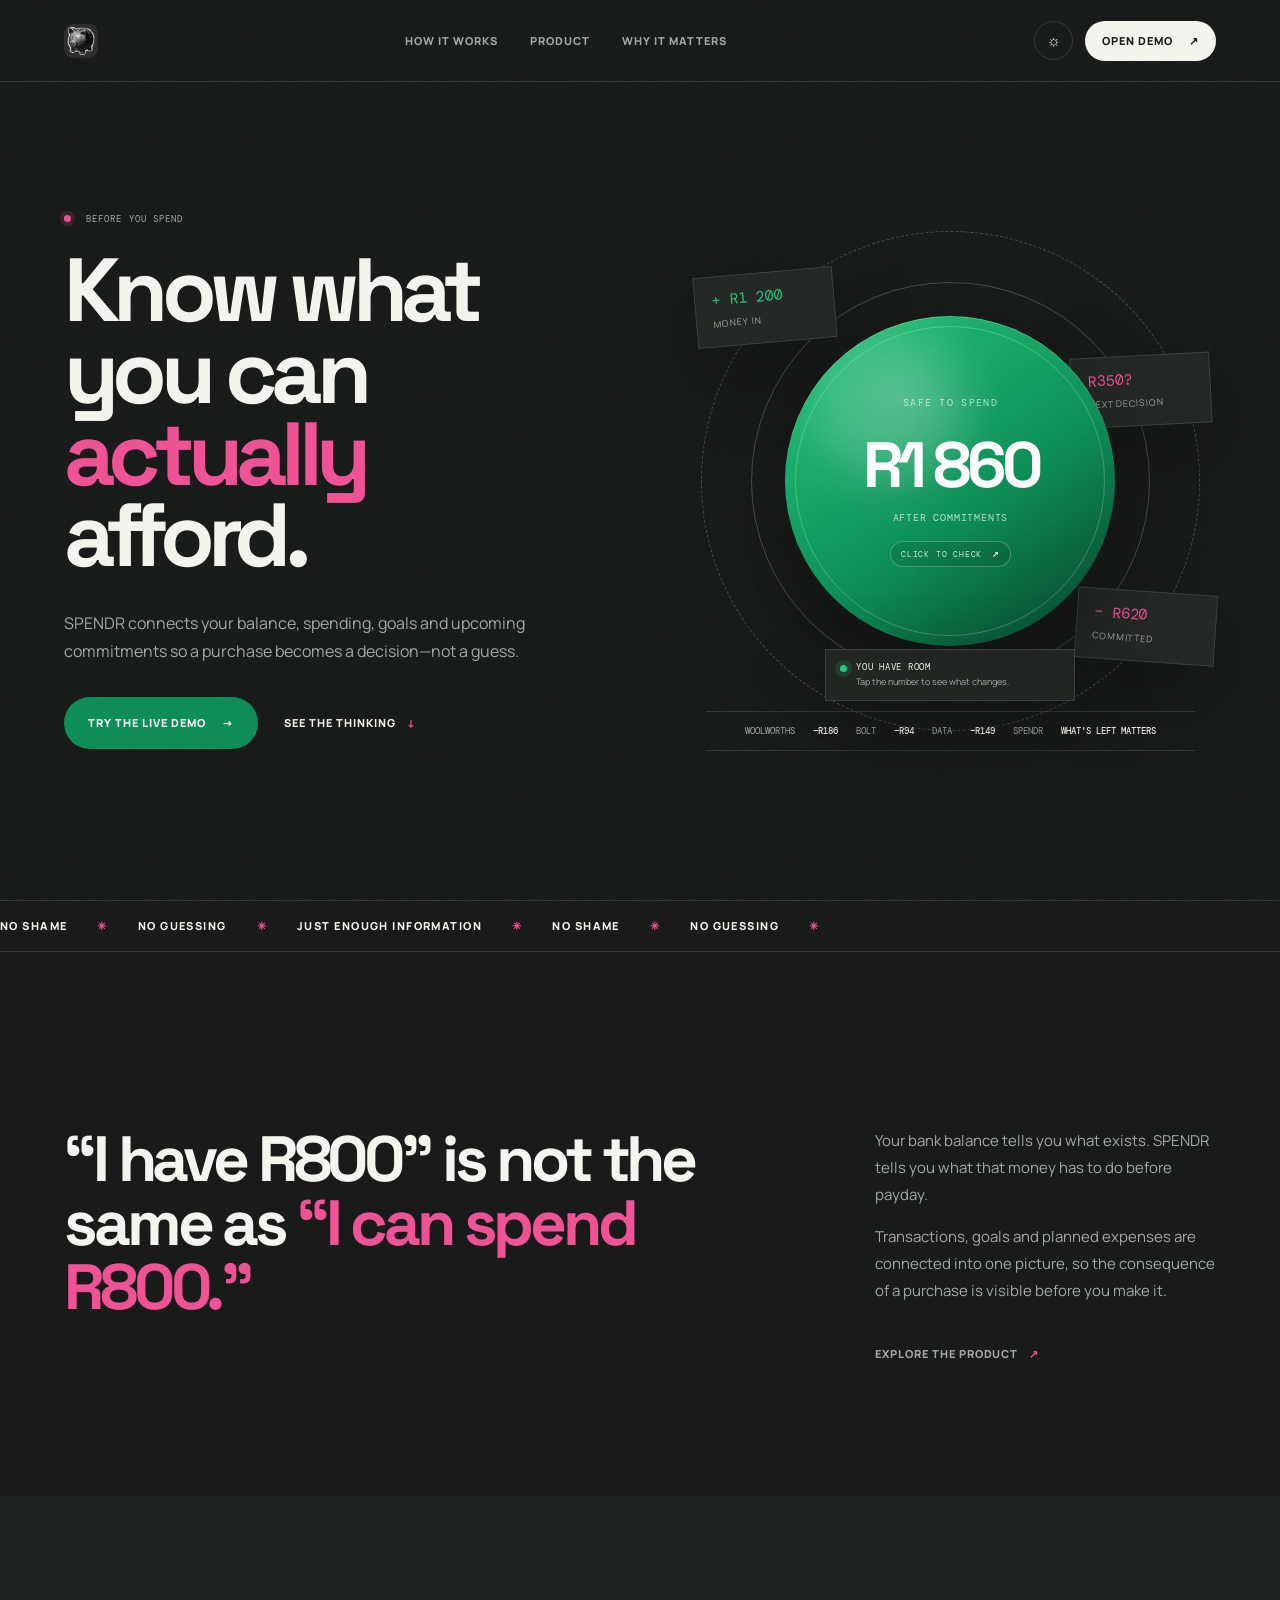
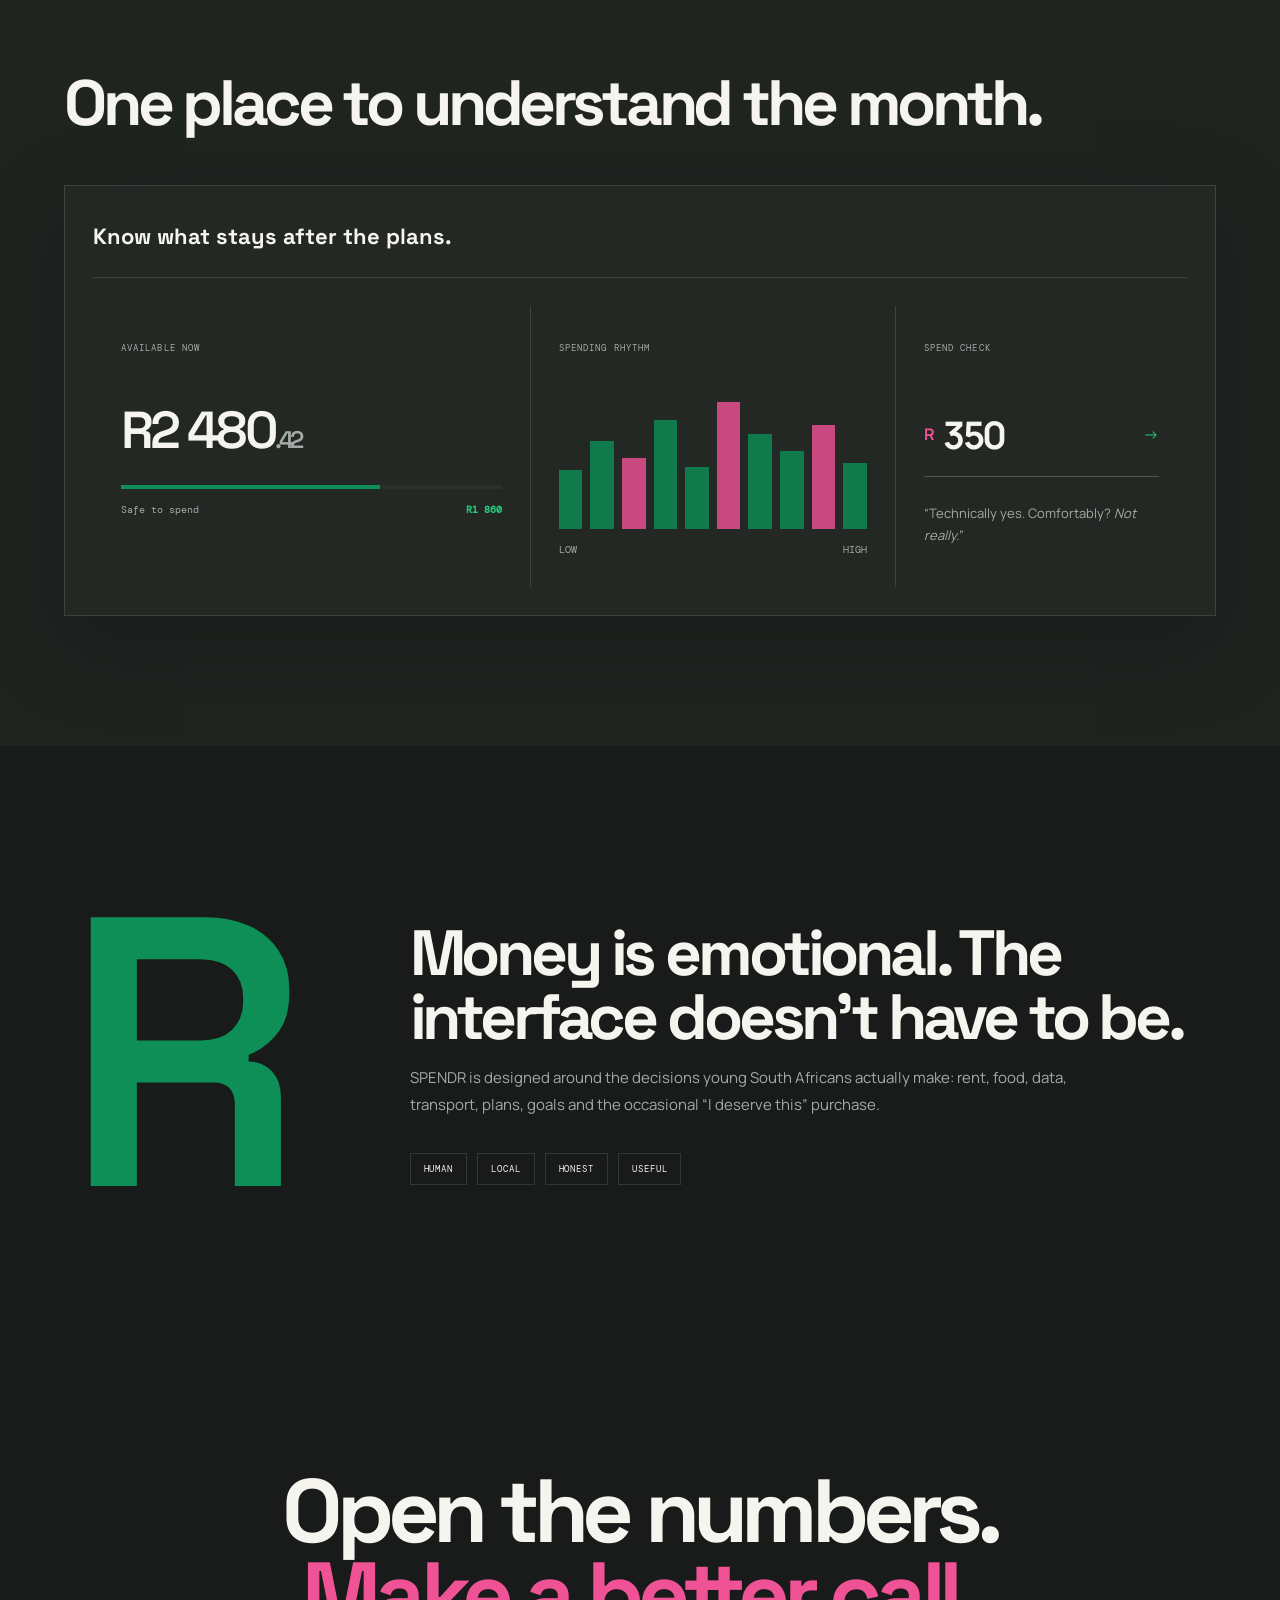
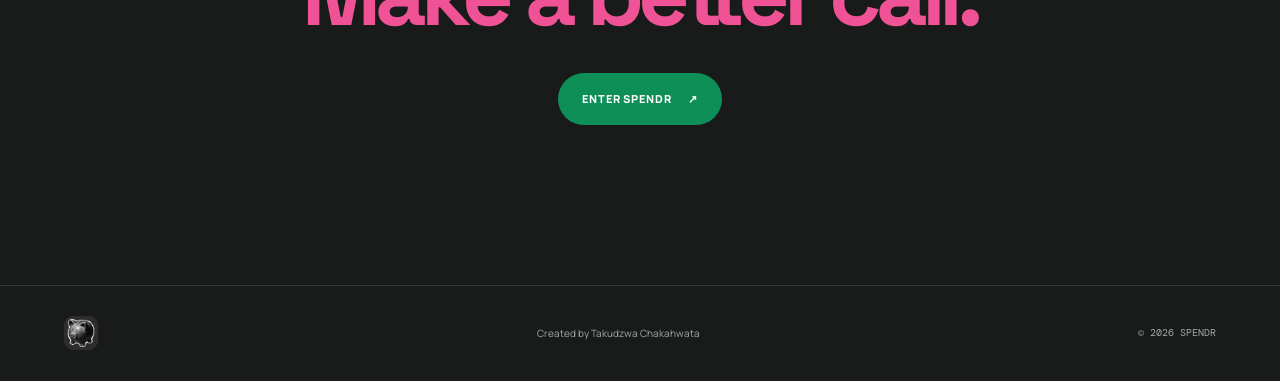
<file: index.html>
<!DOCTYPE html>
<html lang="en" data-theme="dark">
<head>
<meta charset="UTF-8"><meta name="viewport" content="width=device-width,initial-scale=1">
<meta name="description" content="SPENDR — financial clarity for young South Africans."><title>SPENDR — Know what you can actually afford.</title>
<link rel="preconnect" href="https://fonts.googleapis.com"><link rel="preconnect" href="https://fonts.gstatic.com" crossorigin>
<link href="https://fonts.googleapis.com/css2?family=DM+Mono:wght@400;500&family=Manrope:wght@400;500;600;700;800&family=Space+Grotesk:wght@500;600;700&display=swap" rel="stylesheet"><link rel="stylesheet" href="style.css"><link rel="icon" type="image/jpeg" href="SPENDR%20LOGO.jpg">
</head><body class="landing-page"><div class="grain"></div>

<header class="site-header">
<a class="brand" href="index.html" aria-label="SPENDR home"><img class="brand-logo" src="SPENDR%20LOGO.jpg" alt="SPENDR"></a>

<nav class="desktop-nav">
<a href="#how">How it works</a>
<a href="#product">Product</a>
<a href="#philosophy">Why it matters</a>
</nav>

<div class="header-actions">
<button class="icon-btn theme-toggle" aria-label="Toggle colour theme">◐</button>
<a class="button button-small button-dark" href="dashboard.html">Open demo <span>↗</span></a>
</div>
</header>

<main>

<section class="hero hero-home">
<div class="hero-copy">
<p class="eyebrow"><span class="eyebrow-dot"></span> BEFORE YOU SPEND</p>

<h1>Know what you can <em>actually</em> afford.</h1>

<p class="hero-lede">
SPENDR connects your balance, spending, goals and upcoming commitments so a purchase becomes a decision—not a guess.
</p>

<div class="hero-actions">
<a class="button button-primary magnetic" href="dashboard.html">Try the live demo <span>→</span></a>
<a class="text-link" href="#how">See the thinking <span>↓</span></a>
</div>
</div>

<div class="hero-visual">

<div class="orbital orbital-a"></div>
<div class="orbital orbital-b"></div>

<button class="money-core" id="heroMoneyCore" type="button" aria-label="Explore your spending position" data-hero-state="0">
<span class="core-label" id="heroCoreLabel">SAFE TO SPEND</span>
<strong id="heroCoreValue" data-safe-count>R1 860</strong>
<small id="heroCoreHint">after commitments</small>
<span class="core-action">CLICK TO CHECK <b>↗</b></span>
</button>

<div class="hero-signal" id="heroSignal">
<span class="signal-dot"></span>
<b id="heroSignalTitle">YOU HAVE ROOM</b>
<small id="heroSignalCopy">Tap the number to see what changes.</small>
</div>

<div class="float-note note-one">
<span id="heroInValue">+ R1 200</span>
<small>money in</small>
</div>

<div class="float-note note-two">
<span id="heroCommittedValue">− R620</span>
<small>committed</small>
</div>

<div class="float-note note-three">
<span id="heroDecisionValue">R350?</span>
<small id="heroDecisionLabel">next decision</small>
</div>

<div class="ticker">
<span>WOOLWORTHS</span>
<b>−R186</b>
<span>BOLT</span>
<b>−R94</b>
<span>DATA</span>
<b>−R149</b>
<span>SPENDR</span>
<b>WHAT'S LEFT MATTERS</b>
</div>

</div>
</section>

<section class="marquee-band">
<div class="marquee-track">
<span>NO SHAME</span>
<b>✳</b>
<span>NO GUESSING</span>
<b>✳</b>
<span>JUST ENOUGH INFORMATION</span>
<b>✳</b>
<span>NO SHAME</span>
<b>✳</b>
<span>NO GUESSING</span>
<b>✳</b>
</div>
</section>

<section class="story-section reveal" id="how">
<div class="section-index"></div>

<div class="story-grid">
<div>
<h2>“I have R800” is not the same as <em>“I can spend R800.”</em></h2>
</div>

<div class="story-copy">
<p>Your bank balance tells you what exists. SPENDR tells you what that money has to do before payday.</p>

<p>Transactions, goals and planned expenses are connected into one picture, so the consequence of a purchase is visible before you make it.</p>

<a class="arrow-link" href="dashboard.html">Explore the product <span>↗</span></a>
</div>
</div>
</section>

<section class="product-preview reveal" id="product">
<div class="preview-heading">
<div class="section-index"></div>
<h2>One place to understand the month.</h2>
</div>

<div class="preview-shell">

<div class="preview-top">
<div>
<span class="muted-label"></span>
<h3>Know what stays after the plans.</h3>
</div>

<div class="preview-date"></div>
</div>

<div class="preview-grid">

<div class="balance-panel">
<span>AVAILABLE NOW</span>
<strong>R2 480<span>.42</span></strong>

<div class="balance-rule">
<i></i>
</div>

<div class="balance-meta">
<span>Safe to spend</span>
<b>R1 860</b>
</div>
</div>

<div class="spend-panel">
<span>SPENDING RHYTHM</span>

<div class="bars">
<i style="height:42%"></i>
<i style="height:63%"></i>
<i style="height:51%"></i>
<i style="height:78%"></i>
<i style="height:44%"></i>
<i style="height:91%"></i>
<i style="height:68%"></i>
<i style="height:56%"></i>
<i style="height:74%"></i>
<i style="height:47%"></i>
</div>

<div class="spend-meta">
<span>LOW</span>
<span>HIGH</span>
</div>
</div>

<div class="afford-panel">
<span>SPEND CHECK</span>

<div class="afford-input-demo">
<b>R</b>
<strong>350</strong>
<span>→</span>
</div>

<p>“Technically yes. Comfortably? <em>Not really.</em>”</p>
</div>

</div>
</div>
</section>

<section class="philosophy reveal" id="philosophy">
<div class="section-index"></div>

<div class="philosophy-grid">
<div class="big-number">R</div>

<div>
<h2>Money is emotional. The interface doesn't have to be.</h2>

<p>
SPENDR is designed around the decisions young South Africans actually make:
rent, food, data, transport, plans, goals and the occasional “I deserve this” purchase.
</p>

<div class="principles">
<span>HUMAN</span>
<span>LOCAL</span>
<span>HONEST</span>
<span>USEFUL</span>
</div>
</div>
</div>
</section>

<section class="final-cta reveal">
<p class="eyebrow"></p>

<h2>
Open the numbers.<br>
<em>Make a better call.</em>
</h2>

<a class="button button-primary magnetic" href="dashboard.html">
Enter SPENDR <span>↗</span>
</a>
</section>

</main>

<footer class="site-footer">

<div class="brand">
<img class="brand-logo" src="SPENDR%20LOGO.jpg" alt="SPENDR">
</div>

<p>Created by Takudzwa Chakahwata</p>

<p class="mono">© 2026 SPENDR</p>

</footer>

<script src="script.js"></script>
</body>
</html>
</file>
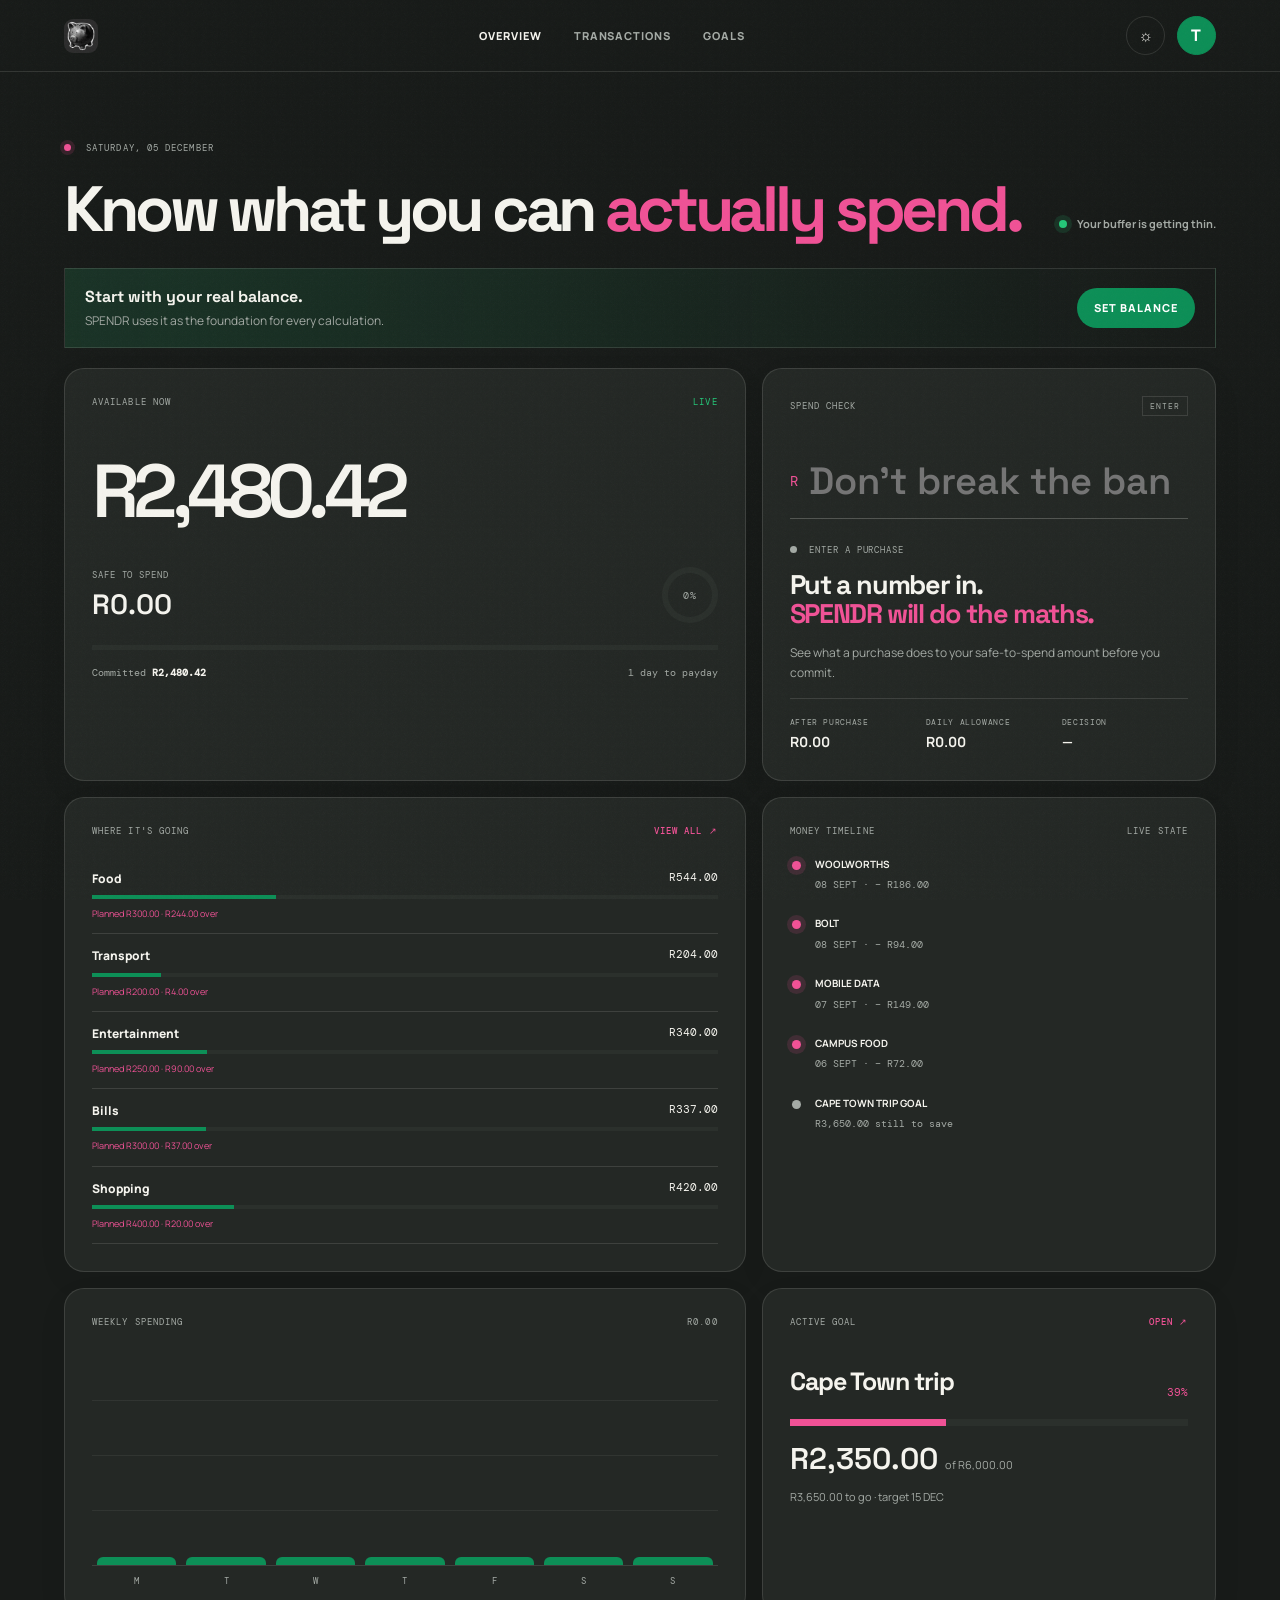
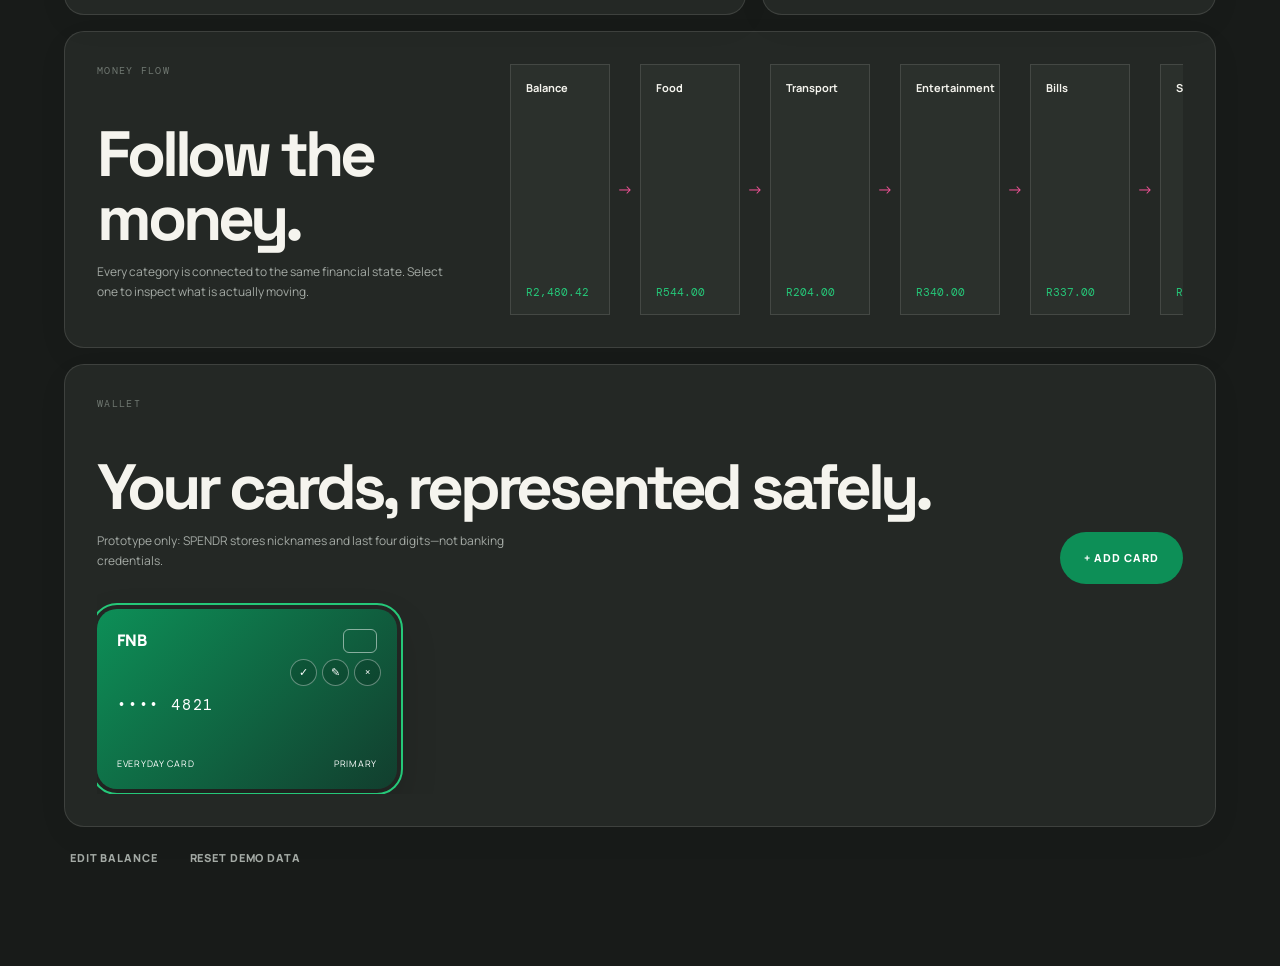
<file: dashboard.html>
<!DOCTYPE html>
<html lang="en" data-theme="dark">
<head>
<meta charset="UTF-8">
<meta name="viewport" content="width=device-width,initial-scale=1">
<title>SPENDR — Overview</title>

<link rel="preconnect" href="https://fonts.googleapis.com">
<link rel="preconnect" href="https://fonts.gstatic.com" crossorigin>

<link href="https://fonts.googleapis.com/css2?family=DM+Mono:wght@400;500&family=Manrope:wght@400;500;600;700;800&family=Space+Grotesk:wght@500;600;700&display=swap" rel="stylesheet">

<link rel="stylesheet" href="style.css">
<link rel="icon" type="image/jpeg" href="SPENDR%20LOGO.jpg">
</head>

<body class="app-page">

<div class="grain"></div>

<header class="app-header">

<a class="brand" href="index.html">
<img class="brand-logo" src="SPENDR%20LOGO.jpg" alt="SPENDR">
</a>

<nav class="app-nav">
<a class="active" href="dashboard.html">Overview</a>
<a href="transactions.html">Transactions</a>
<a href="goals.html">Goals</a>
</nav>

<div class="app-actions">
<button class="icon-btn theme-toggle" aria-label="Toggle colour theme">◐</button>
<button class="avatar" type="button">T</button>
</div>

</header>

<main class="dashboard-wrap">

<section class="dash-heading">

<div>

<p class="eyebrow">
<span class="eyebrow-dot"></span>
<span id="todayLabel">TODAY</span>
</p>

<h1>Know what you can <em>actually spend.</em></h1>

</div>

<div class="dash-heading-note">
<span class="status-pulse"></span>
<span id="financialStatus">Reading your financial state…</span>
</div>

</section>

<section class="setup-strip" id="setupStrip">

<div>
<strong>Start with your real balance.</strong>
<span>SPENDR uses it as the foundation for every calculation.</span>
</div>

<button class="button button-primary button-small" id="editBalanceBtn">
Set balance
</button>

</section>

<section class="dashboard-grid">

<article class="money-hero">

<div class="panel-label">
<span>AVAILABLE NOW</span>
<span class="live-label">LIVE</span>
</div>

<div class="big-balance" id="dashboardBalance">R0.00</div>

<div class="safe-row">

<div>
<span>SAFE TO SPEND</span>
<strong id="safeSpend">R0.00</strong>
</div>

<div class="safe-ring" id="safeRing">
<span id="safePercent">0%</span>
</div>

</div>

<div class="balance-track">
<i id="safeTrack"></i>
</div>

<div class="money-footer">
<span>Committed <b id="committedTotal">R0.00</b></span>
<span id="daysToPayday">Set payday</span>
</div>

</article>

<article class="afford-card">

<div class="panel-label">
<span>SPEND CHECK</span>
<span class="kbd">ENTER</span>
</div>

<div class="afford-field">
<span>R</span>
<input id="affordInput" type="number" min="0" step="1" placeholder="Don't break the bank">
</div>

<div class="afford-result">

<div class="result-status" id="affordStatus">
<span></span> ENTER A PURCHASE
</div>

<h2 id="affordTitle">
Put a number in.<br>
<em>SPENDR will do the maths.</em>
</h2>

<p id="affordCopy">
See what a purchase does to your safe-to-spend amount before you commit.
</p>

</div>

<div class="afford-details">

<div>
<span>AFTER PURCHASE</span>
<b id="afterPurchase">R0.00</b>
</div>

<div>
<span>DAILY ALLOWANCE</span>
<b id="dailyAllowance">R0.00</b>
</div>

<div>
<span>DECISION</span>
<b id="decisionText">—</b>
</div>

</div>

</article>

<article class="spending-card">

<div class="panel-label">
<span>WHERE IT'S GOING</span>
<a href="transactions.html">VIEW ALL ↗</a>
</div>

<div class="spending-list" id="spendingList"></div>

<div class="context-drawer" id="categoryContext">

<div>
<strong id="contextTitle">Select a category</strong>
<span id="contextSummary">Your spending will appear here.</span>
</div>

<button id="clearCategory" aria-label="Clear category selection">×</button>

<div id="contextTransactions"></div>

</div>

</article>

<article class="timeline-card">

<div class="panel-label">
<span>MONEY TIMELINE</span>
<span>LIVE STATE</span>
</div>

<div class="money-timeline" id="moneyTimeline"></div>

</article>

<article class="weekly-card">

<div class="panel-label">
<span>WEEKLY SPENDING</span>
<span id="weeklyTotal">R0.00</span>
</div>

<div class="chart-area" id="weeklyChart"></div>

<div class="chart-labels">
<span>M</span>
<span>T</span>
<span>W</span>
<span>T</span>
<span>F</span>
<span>S</span>
<span>S</span>
</div>

</article>

<article class="goal-mini">

<div class="panel-label">
<span>ACTIVE GOAL</span>
<a href="goals.html">OPEN ↗</a>
</div>

<div id="goalMiniContent"></div>

</article>

</section>

<section class="money-flow-card">

<div>

<div class="section-index">MONEY FLOW</div>

<h2>Follow the money.</h2>

<p>
Every category is connected to the same financial state.
Select one to inspect what is actually moving.
</p>

</div>

<div class="flow-map" id="moneyFlow"></div>

</section>

<section class="wallet-card">

<div class="wallet-heading">

<div>

<div class="section-index">WALLET</div>

<h2>Your cards, represented safely.</h2>

<p>
Prototype only: SPENDR stores nicknames and last four digits—not banking credentials.
</p>

</div>

<button class="button button-primary" id="addCardBtn">
+ Add card
</button>

</div>

<div class="wallet-stack" id="walletStack"></div>

</section>

<div class="utility-actions">

<button class="text-button" id="editBalanceSecondary">
Edit balance
</button>

<button class="text-button danger-text" id="resetDemo">
Reset demo data
</button>

</div>

</main>

<div class="modal-backdrop" id="balanceModal" aria-hidden="true">

<div class="modal" role="dialog" aria-modal="true">

<button class="modal-close" data-close-modal="balanceModal">×</button>

<p class="eyebrow">FINANCIAL SETUP</p>

<h2>What's in your bank account right now?</h2>

<form id="balanceForm">

<label>
Current balance
<input name="balance" type="number" min="0" step="0.01" required placeholder="2450">
</label>

<div class="form-row">

<label>
Weekly spending limit
<input name="budget" type="number" min="0" step="1" placeholder="1600">
</label>

<label>
Next payday
<input name="payday" type="date">
</label>

</div>

<button class="button button-primary" type="submit">
Save financial setup <span>→</span>
</button>

</form>

</div>

</div>

<div class="modal-backdrop" id="cardModal" aria-hidden="true">

<div class="modal" role="dialog" aria-modal="true">

<button class="modal-close" data-close-modal="cardModal">×</button>

<p class="eyebrow">WALLET</p>

<h2>Add a representative card.</h2>

<form id="cardForm">

<label>
Card nickname
<input name="nickname" required placeholder="Everyday Card">
</label>

<div class="form-row">

<label>
Bank
<input name="bank" required placeholder="FNB">
</label>

<label>
Type
<select name="type">
<option>Debit</option>
<option>Credit</option>
<option>Virtual</option>
</select>
</label>

</div>

<label>
Last 4 digits
<input name="last4" inputmode="numeric" pattern="[0-9]{4}" maxlength="4" required placeholder="4821">
</label>

<button class="button button-primary" type="submit">
Add to wallet <span>→</span>
</button>

</form>

</div>

</div>

<div class="toast" id="toast" role="status"></div>

<script src="script.js"></script>

</body>
</html>
</file>
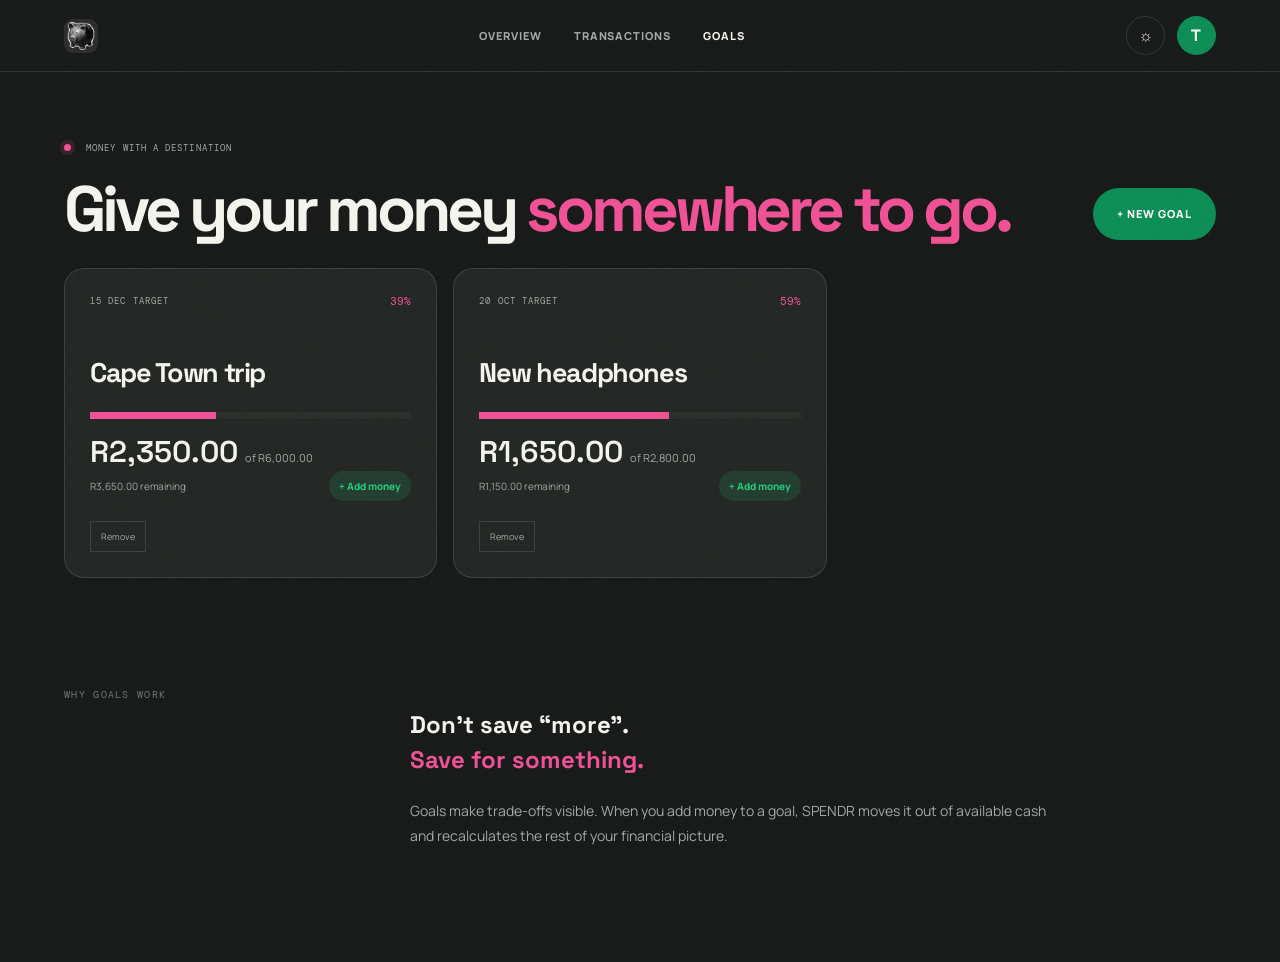
<file: goals.html>
<!DOCTYPE html>
<html lang="en" data-theme="dark">
<head>
<meta charset="UTF-8">
<meta name="viewport" content="width=device-width,initial-scale=1">

<title>SPENDR — Goals</title>

<link rel="preconnect" href="https://fonts.googleapis.com">
<link rel="preconnect" href="https://fonts.gstatic.com" crossorigin>

<link href="https://fonts.googleapis.com/css2?family=DM+Mono:wght@400;500&family=Manrope:wght@400;500;600;700;800&family=Space+Grotesk:wght@500;600;700&display=swap" rel="stylesheet">

<link rel="stylesheet" href="style.css">
<link rel="icon" type="image/jpeg" href="SPENDR%20LOGO.jpg">
</head>

<body class="app-page">

<div class="grain"></div>

<header class="app-header">

<a class="brand" href="index.html">
<img class="brand-logo" src="SPENDR%20LOGO.jpg" alt="SPENDR">
</a>

<nav class="app-nav">
<a href="dashboard.html">Overview</a>
<a href="transactions.html">Transactions</a>
<a class="active" href="goals.html">Goals</a>
</nav>

<div class="app-actions">
<button class="icon-btn theme-toggle" aria-label="Toggle colour theme">◐</button>
<button class="avatar">T</button>
</div>

</header>

<main class="goals-wrap">

<section class="page-heading">

<div>

<p class="eyebrow">
<span class="eyebrow-dot"></span> MONEY WITH A DESTINATION
</p>

<h1>
Give your money <em>somewhere to go.</em>
</h1>

</div>

<button class="button button-primary" id="newGoalBtn">
+ New goal
</button>

</section>

<section class="goals-grid" id="goalsGrid"></section>

<section class="goal-philosophy">

<div class="section-index">
WHY GOALS WORK
</div>

<div>

<h2>
Don't save “more”.<br>
<em>Save for something.</em>
</h2>

<p>
Goals make trade-offs visible. When you add money to a goal,
SPENDR moves it out of available cash and recalculates the rest
of your financial picture.
</p>

</div>

</section>

</main>

<div class="modal-backdrop" id="goalModal" aria-hidden="true">

<div class="modal" role="dialog" aria-modal="true">

<button class="modal-close" data-close-modal="goalModal">×</button>

<p class="eyebrow">NEW GOAL</p>

<h2>
What are you saving for?
</h2>

<form id="goalForm">

<label>
Goal name
<input name="name" required placeholder="e.g. New laptop">
</label>

<div class="form-row">

<label>
Target amount
<input name="target" type="number" min="1" step="0.01" required placeholder="6000">
</label>

<label>
Already saved
<input name="saved" type="number" min="0" step="0.01" value="0">
</label>

</div>

<label>
Target date
<input name="date" type="date" required>
</label>

<button class="button button-primary" type="submit">
Create goal <span>→</span>
</button>

</form>

</div>

</div>

<div class="toast" id="toast" role="status"></div>

<script src="script.js"></script>

</body>
</html>
</file>
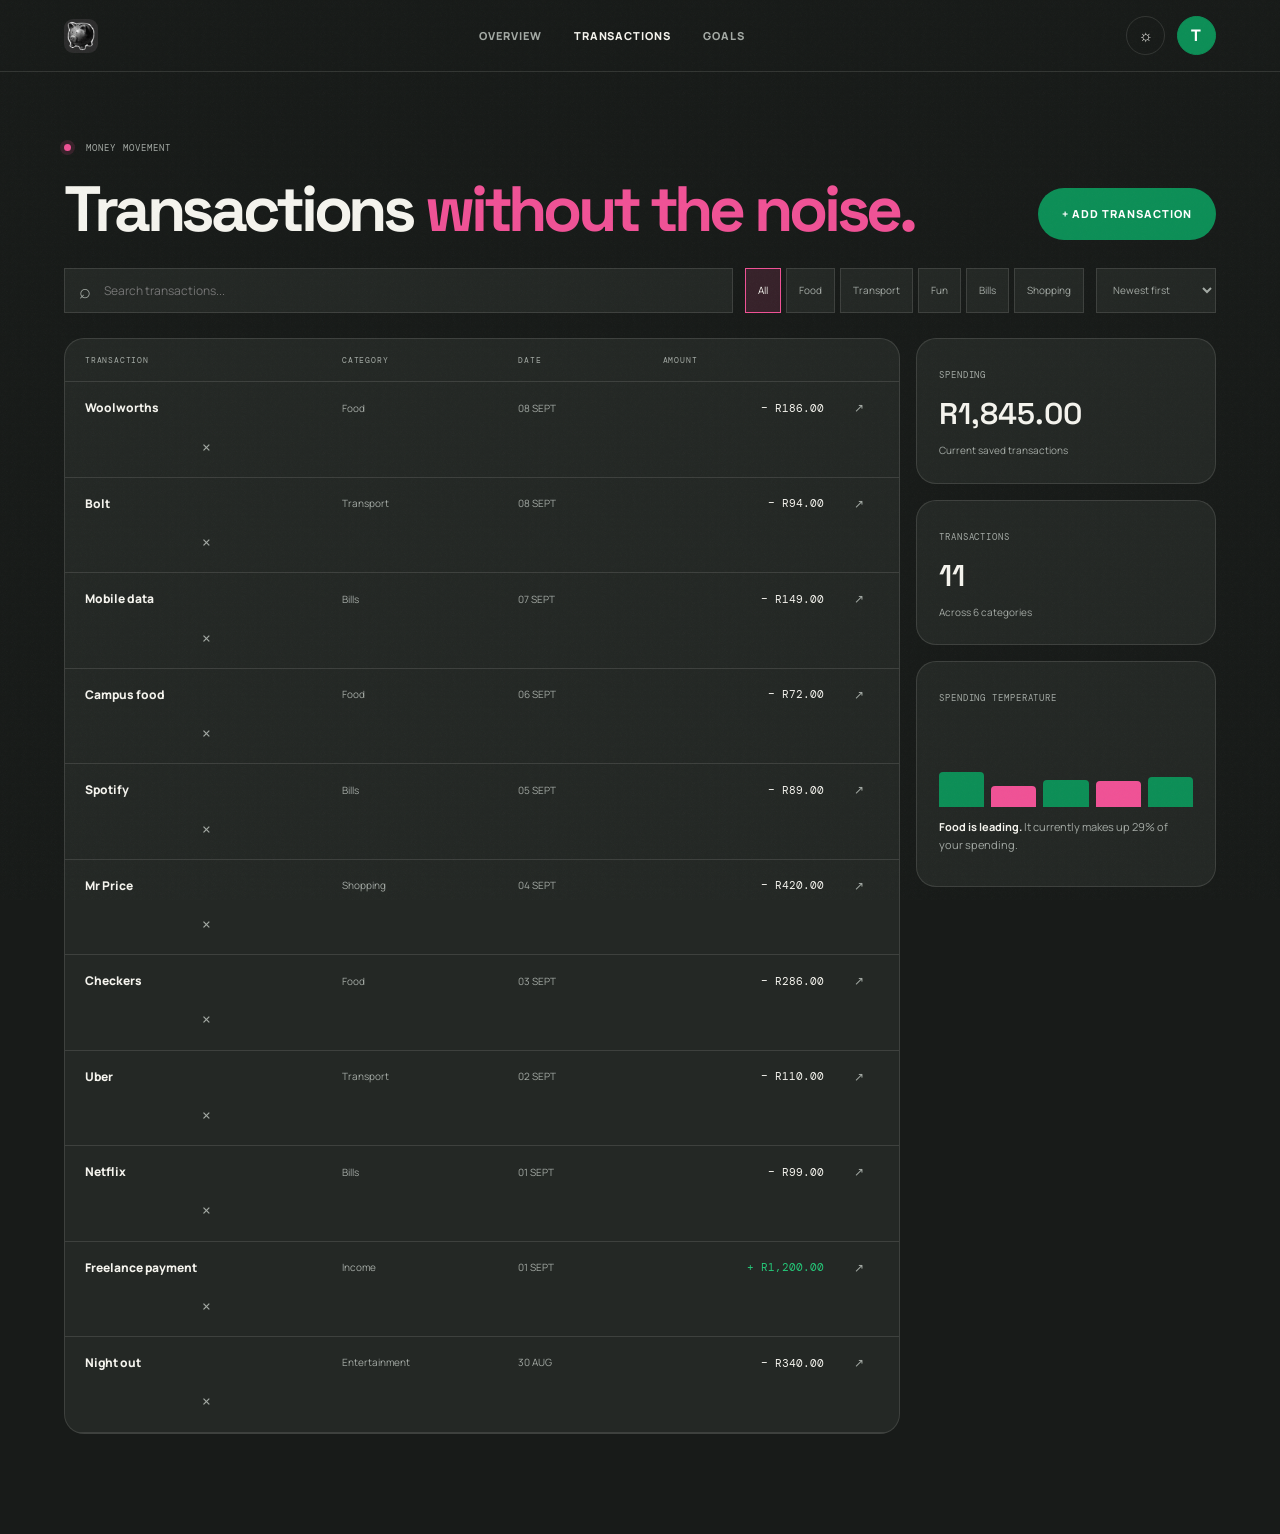
<file: transactions.html>
<!DOCTYPE html>
<html lang="en" data-theme="dark">
<head>
<meta charset="UTF-8">
<meta name="viewport" content="width=device-width,initial-scale=1">

<title>SPENDR — Transactions</title>

<link rel="preconnect" href="https://fonts.googleapis.com">
<link rel="preconnect" href="https://fonts.gstatic.com" crossorigin>

<link href="https://fonts.googleapis.com/css2?family=DM+Mono:wght@400;500&family=Manrope:wght@400;500;600;700;800&family=Space+Grotesk:wght@500;600;700&display=swap" rel="stylesheet">

<link rel="stylesheet" href="style.css">
<link rel="icon" type="image/jpeg" href="SPENDR%20LOGO.jpg">
</head>

<body class="app-page">

<div class="grain"></div>

<header class="app-header">

<a class="brand" href="index.html">
<img class="brand-logo" src="SPENDR%20LOGO.jpg" alt="SPENDR">
</a>

<nav class="app-nav">
<a href="dashboard.html">Overview</a>
<a class="active" href="transactions.html">Transactions</a>
<a href="goals.html">Goals</a>
</nav>

<div class="app-actions">
<button class="icon-btn theme-toggle" aria-label="Toggle colour theme">◐</button>
<button class="avatar">T</button>
</div>

</header>

<main class="transactions-wrap">

<section class="page-heading">

<div>

<p class="eyebrow">
<span class="eyebrow-dot"></span> MONEY MOVEMENT
</p>

<h1>
Transactions <em>without the noise.</em>
</h1>

</div>

<button class="button button-primary" id="addTransactionBtn">
+ Add transaction
</button>

</section>

<section class="transaction-toolbar">

<label class="search-box">

<span>⌕</span>

<input id="transactionSearch" type="search" placeholder="Search transactions...">

</label>

<div class="filter-group">

<button class="filter-btn active" data-filter="all">All</button>
<button class="filter-btn" data-filter="food">Food</button>
<button class="filter-btn" data-filter="transport">Transport</button>
<button class="filter-btn" data-filter="entertainment">Fun</button>
<button class="filter-btn" data-filter="bills">Bills</button>
<button class="filter-btn" data-filter="shopping">Shopping</button>

</div>

<select id="sortTransactions" class="sort-select">

<option value="newest">Newest first</option>
<option value="oldest">Oldest first</option>
<option value="high">Highest amount</option>
<option value="low">Lowest amount</option>

</select>

</section>

<section class="transaction-layout">

<div class="transaction-main">

<div class="table-head">

<span>TRANSACTION</span>
<span>CATEGORY</span>
<span>DATE</span>
<span>AMOUNT</span>
<span></span>

</div>

<div id="transactionList"></div>

</div>

<aside class="transaction-aside">

<div class="aside-stat">

<span>SPENDING</span>

<strong id="monthSpend">R0.00</strong>

<small id="monthContext">
Current saved transactions
</small>

</div>

<div class="aside-stat">

<span>TRANSACTIONS</span>

<strong id="transactionCount">0</strong>

<small id="categoryCount">
Across categories
</small>

</div>

<div class="category-radar">

<span>SPENDING TEMPERATURE</span>

<div class="temperature" id="temperatureBars"></div>

<p id="temperatureCopy">
Add transactions to see your spending pattern.
</p>

</div>

</aside>

</section>

</main>

<div class="modal-backdrop" id="transactionModal" aria-hidden="true">

<div class="modal" role="dialog" aria-modal="true">

<button class="modal-close" data-close-modal="transactionModal">×</button>

<p class="eyebrow">MONEY MOVEMENT</p>

<h2 id="modalTitle">
Add a transaction.
</h2>

<form id="transactionForm">

<label>
What was it?
<input name="name" required placeholder="e.g. Campus café">
</label>

<div class="form-row">

<label>
Amount
<input name="amount" type="number" min="0.01" step="0.01" required placeholder="120">
</label>

<label>
Category
<select name="category">
<option value="food">Food</option>
<option value="transport">Transport</option>
<option value="entertainment">Entertainment</option>
<option value="bills">Bills</option>
<option value="shopping">Shopping</option>
<option value="income">Income</option>
</select>
</label>

</div>

<label>
Date
<input name="date" type="date" required>
</label>

<label>
Card
<select name="card" id="transactionCard">
<option value="">No card</option>
</select>
</label>

<button class="button button-primary" type="submit" id="transactionSubmit">
Add to SPENDR <span>→</span>
</button>

</form>

</div>

</div>

<div class="toast" id="toast" role="status"></div>

<script src="script.js"></script>

</body>
</html>
</file>
<file: style.css>
:root{--green:#0d8f57;--green-bright:#25c879;--green-soft:rgba(37,200,121,.14);--pink:#f05296;--pink-soft:rgba(240,82,150,.14);--bg:#181b19;--bg2:#202421;--surface:#242825;--surface2:#2b302c;--text:#f5f4ee;--muted:#a4aaa5;--faint:#6f7771;--line:rgba(245,244,238,.12);--line2:rgba(245,244,238,.22);--danger:#ff7772;--shadow:0 28px 80px rgba(0,0,0,.25);--radius:20px;--ease:cubic-bezier(.2,.8,.2,1)}

html[data-theme=light]{--bg:#f7f7f3;--bg2:#edede7;--surface:#fff;--surface2:#f0f0ea;--text:#111512;--muted:#626963;--faint:#8a918b;--line:rgba(17,21,18,.11);--line2:rgba(17,21,18,.2);--shadow:0 28px 70px rgba(25,32,27,.1)}

*{box-sizing:border-box}

html{scroll-behavior:smooth}

body{margin:0;background:var(--bg);color:var(--text);font-family:Manrope,sans-serif;line-height:1.45;transition:.4s var(--ease)}

::selection{background:var(--pink);color:#fff}

a{color:inherit;text-decoration:none}

button,input,select{font:inherit}

button{cursor:pointer}

.grain{position:fixed;inset:0;pointer-events:none;z-index:50;opacity:.035;background-image:url("data:image/svg+xml,%3Csvg xmlns='http://www.w3.org/2000/svg' width='180' height='180'%3E%3Cfilter id='n'%3E%3CfeTurbulence baseFrequency='.9' numOctaves='3' stitchTiles='stitch'/%3E%3C/filter%3E%3Crect width='100%25' height='100%25' filter='url(%23n)'/%3E%3C/svg%3E")}

.brand{display:flex;align-items:center;gap:10px;font:800 15px Manrope;letter-spacing:-.05em}

.brand-logo{width:34px;height:34px;display:block;object-fit:contain;border-radius:9px}

.brand-mark{width:25px;height:20px;display:flex;align-items:flex-end;gap:3px}

.brand-mark i{width:6px;background:var(--green-bright);height:10px;transform:skew(-17deg)}

.brand-mark i:nth-child(2){height:16px;background:var(--pink)}

.brand-mark i:nth-child(3){height:20px}

.site-header,.app-header{height:82px;padding:0 5vw;display:flex;align-items:center;justify-content:space-between;border-bottom:1px solid var(--line);position:relative;z-index:5}

.desktop-nav,.app-nav{display:flex;gap:32px}

.desktop-nav a,.app-nav a{font-size:11px;font-weight:800;text-transform:uppercase;letter-spacing:.09em;color:var(--muted);transition:.2s}

.desktop-nav a:hover,.app-nav a:hover,.app-nav a.active{color:var(--text)}

.header-actions,.app-actions{display:flex;align-items:center;gap:12px}

.icon-btn,.avatar{width:39px;height:39px;border:1px solid var(--line);background:transparent;color:var(--text);border-radius:50%;transition:.25s}

.icon-btn:hover{border-color:var(--pink);transform:rotate(18deg)}

.avatar{background:var(--green);border-color:var(--green);color:#fff;font-weight:800}

.button{border:0;display:inline-flex;align-items:center;justify-content:center;gap:16px;min-height:52px;padding:0 24px;border-radius:999px;font-size:11px;font-weight:800;text-transform:uppercase;letter-spacing:.09em;transition:.3s var(--ease)}

.button:hover{transform:translateY(-3px);box-shadow:0 14px 30px rgba(0,0,0,.18)}

.button-primary{background:var(--green);color:#fff}

.button-primary:hover{background:var(--green-bright)}

.button-dark{background:var(--text);color:var(--bg)}

.button-small{min-height:40px;padding:0 17px}

.eyebrow,.panel-label,.muted-label,.preview-date,.balance-panel>span,.spend-panel>span,.afford-panel>span{font:9px "DM Mono",monospace;letter-spacing:.12em;color:var(--muted)}

.eyebrow{margin:0 0 25px}

.eyebrow-dot{width:7px;height:7px;border-radius:50%;display:inline-block;background:var(--pink);margin-right:9px;box-shadow:0 0 0 4px var(--pink-soft)}

h1,h2,h3{font-family:"Space Grotesk",Manrope,sans-serif}

h1 em,h2 em,h3 em{font-style:normal;color:var(--pink)}

.hero{max-width:1400px;margin:auto;padding:105px 5vw 125px}

.hero-home{min-height:calc(100vh - 82px);display:grid;grid-template-columns:1fr 1fr;align-items:center;gap:7vw}

.hero h1{font-size:clamp(52px,7vw,104px);line-height:.91;letter-spacing:-.075em;max-width:850px;margin:0;font-weight:700}

.hero-lede{max-width:620px;color:var(--muted);font-size:16px;line-height:1.75;margin:32px 0}

.hero-lede strong{color:var(--text)}

.hero-actions{display:flex;align-items:center;gap:26px}

.text-link,.arrow-link{font-size:11px;font-weight:800;text-transform:uppercase;letter-spacing:.09em}

.text-link span,.arrow-link span{color:var(--pink);margin-left:8px}

.hero-visual{min-height:550px;position:relative;display:grid;place-items:center}

.money-core{width:min(30vw,330px);aspect-ratio:1;border-radius:50%;background:var(--green);display:flex;flex-direction:column;align-items:center;justify-content:center;position:relative;z-index:2;box-shadow:0 0 0 1px rgba(255,255,255,.08),0 35px 100px rgba(13,143,87,.25);animation:breathe 5s ease-in-out infinite}

.money-core:before{content:"";position:absolute;inset:14px;border:1px solid rgba(255,255,255,.24);border-radius:50%}

.money-core strong{font:700 clamp(42px,5vw,72px) "Space Grotesk";letter-spacing:-.08em;color:#fff;margin:10px 0 0}

.money-core small,.core-label{color:rgba(255,255,255,.68);font:10px "DM Mono"}

.core-label{letter-spacing:.13em}

.orbital{position:absolute;border:1px solid var(--line2);border-radius:50%}

.orbital-a{width:75%;aspect-ratio:1;animation:spin 18s linear infinite}

.orbital-b{width:94%;aspect-ratio:1;border-style:dashed;animation:spinReverse 25s linear infinite}

.float-note{position:absolute;z-index:3;padding:13px 16px;background:var(--surface);border:1px solid var(--line);box-shadow:var(--shadow);min-width:140px}

.float-note span{display:block;font:15px "DM Mono"}

.float-note small{color:var(--muted);font-size:9px;text-transform:uppercase;letter-spacing:.1em}

.note-one{top:12%;left:2%;transform:rotate(-5deg)}

.note-two{bottom:17%;right:0;transform:rotate(4deg)}

.note-three{top:27%;right:1%;transform:rotate(-3deg)}

.note-one span{color:var(--green-bright)}

.note-two span,.note-three span{color:var(--pink)}

.ticker{position:absolute;bottom:1%;left:4%;right:4%;border-top:1px solid var(--line);border-bottom:1px solid var(--line);padding:13px 0;display:flex;gap:18px;justify-content:center;flex-wrap:wrap;font:9px "DM Mono";color:var(--muted)}

.ticker b{color:var(--text);font-weight:500}

.marquee-band{overflow:hidden;border-top:1px solid var(--line);border-bottom:1px solid var(--line);padding:17px 0}

.marquee-track{display:flex;width:max-content;gap:30px;font-size:11px;font-weight:800;letter-spacing:.13em;animation:marquee 22s linear infinite}

.marquee-track b{color:var(--pink)}

.story-section,.product-preview,.philosophy{padding:130px 5vw;max-width:1400px;margin:auto}

.section-index{font:10px "DM Mono";letter-spacing:.13em;color:var(--faint);margin-bottom:45px}

.story-grid{display:grid;grid-template-columns:1.4fr .7fr;gap:10vw}

.story-grid h2,.preview-heading h2,.philosophy h2,.money-flow-card h2,.wallet-card h2{font-size:clamp(38px,5vw,70px);letter-spacing:-.065em;line-height:1;margin:0}

.story-copy{color:var(--muted);font-size:15px;line-height:1.8}

.story-copy p:first-child{margin-top:0}

.story-copy strong{color:var(--text)}

.arrow-link{display:inline-block;margin-top:25px}

.product-preview{max-width:none;background:var(--bg2)}

.preview-heading,.preview-shell{max-width:1300px;margin-left:auto;margin-right:auto}

.preview-heading{margin-bottom:50px}

.preview-shell{border:1px solid var(--line);background:var(--surface);padding:28px;box-shadow:var(--shadow)}

.preview-top{display:flex;justify-content:space-between;align-items:flex-end;border-bottom:1px solid var(--line);padding-bottom:24px}

.preview-top h3{font-size:22px;margin:7px 0 0}

.preview-grid{display:grid;grid-template-columns:1.2fr 1fr .8fr;gap:1px;background:var(--line);margin-top:28px}

.preview-grid>div{background:var(--surface);padding:28px;min-height:250px}

.balance-panel strong{display:block;font:600 52px "Space Grotesk";letter-spacing:-.07em;margin:40px 0 22px}

.balance-panel strong span{font-size:24px;color:var(--muted)}

.balance-rule{height:4px;background:var(--surface2);overflow:hidden}

.balance-rule i{display:block;width:68%;height:100%;background:var(--green)}

.balance-meta,.spend-meta{display:flex;justify-content:space-between;font:10px "DM Mono";color:var(--muted);margin-top:14px}

.balance-meta b{color:var(--green-bright)}

.bars{height:140px;display:flex;align-items:flex-end;gap:8px;margin-top:32px}

.bars i{flex:1;background:var(--green);opacity:.8;transition:.3s}

.bars i:nth-child(3n){background:var(--pink)}

.bars i:hover{opacity:1;transform:scaleY(1.08)}

.afford-input-demo{margin-top:36px;border-bottom:1px solid var(--line2);padding:14px 0;display:flex;align-items:center;gap:8px}

.afford-input-demo b{color:var(--pink)}

.afford-input-demo strong{font-size:38px;letter-spacing:-.06em}

.afford-input-demo span{margin-left:auto;color:var(--green-bright)}

.afford-panel p{font-size:13px;color:var(--muted);line-height:1.7;margin-top:25px}

.philosophy-grid{display:grid;grid-template-columns:.5fr 1.5fr;gap:6vw;align-items:center}

.big-number{font:600 clamp(160px,30vw,400px) "Space Grotesk";line-height:.65;letter-spacing:-.15em;color:var(--green)}

.philosophy p{color:var(--muted);max-width:700px;font-size:15px;line-height:1.8}

.principles{display:flex;gap:10px;flex-wrap:wrap;margin-top:35px}

.principles span{border:1px solid var(--line);padding:9px 13px;font:9px "DM Mono";letter-spacing:.1em}

.final-cta{text-align:center;padding:130px 5vw 160px}

.final-cta h2{font-size:clamp(50px,7vw,100px);line-height:.92;letter-spacing:-.07em;margin:0 0 38px}

.site-footer{padding:30px 5vw;border-top:1px solid var(--line);display:flex;justify-content:space-between;gap:20px;align-items:center;color:var(--muted);font-size:10px}

.site-footer .brand{color:var(--text)}

.mono{font-family:"DM Mono"}

.app-page{min-height:100vh}

.app-header{height:72px}

.dashboard-wrap,.transactions-wrap,.goals-wrap{max-width:1400px;margin:auto;padding:70px 5vw 100px}

.dash-heading,.page-heading{display:flex;align-items:flex-end;justify-content:space-between;gap:30px;margin-bottom:28px}

.dash-heading h1,.page-heading h1{font-size:clamp(38px,5vw,70px);line-height:.95;letter-spacing:-.065em;margin:0}

.dash-heading-note{display:flex;align-items:center;gap:10px;font-size:11px;font-weight:700;color:var(--muted);padding-bottom:8px}

.status-pulse{width:8px;height:8px;border-radius:50%;background:var(--green-bright);box-shadow:0 0 0 5px var(--green-soft)}

.setup-strip{display:flex;justify-content:space-between;align-items:center;gap:25px;padding:16px 20px;border:1px solid var(--line);background:linear-gradient(90deg,var(--green-soft),transparent);margin-bottom:20px}

.setup-strip strong{display:block;font-family:"Space Grotesk"}

.setup-strip span{font-size:12px;color:var(--muted)}

.dashboard-grid{display:grid;grid-template-columns:1.2fr .8fr;gap:16px}

.dashboard-grid>article,.money-flow-card,.wallet-card{border:1px solid var(--line);background:var(--surface);border-radius:var(--radius);box-shadow:0 10px 35px rgba(0,0,0,.04);overflow:hidden}

.money-hero,.afford-card,.spending-card,.timeline-card,.weekly-card,.goal-mini{padding:27px}

.panel-label{display:flex;justify-content:space-between;align-items:center;gap:15px}

.panel-label a{color:var(--pink);font-weight:500}

.live-label{color:var(--green-bright)!important}

.big-balance{font:600 clamp(45px,6vw,75px) "Space Grotesk";letter-spacing:-.08em;margin:35px 0 28px}

.safe-row{display:flex;justify-content:space-between;align-items:center}

.safe-row span{display:block;font:9px "DM Mono";color:var(--muted);letter-spacing:.1em}

.safe-row strong{font:600 28px "Space Grotesk";display:block;margin-top:5px}

.safe-ring{width:56px;height:56px;border-radius:50%;display:grid;place-items:center;background:conic-gradient(var(--green) var(--ring,65%),var(--surface2) 0);position:relative}

.safe-ring:before{content:"";position:absolute;inset:6px;background:var(--surface);border-radius:50%}

.safe-ring span{position:relative;font:10px "DM Mono"}

.balance-track{height:5px;background:var(--surface2);margin-top:22px}

.balance-track i{display:block;height:100%;width:0;background:var(--green);transition:width .6s var(--ease)}

.money-footer{display:flex;justify-content:space-between;margin-top:16px;font:10px "DM Mono";color:var(--muted)}

.money-footer b{color:var(--text)}

.kbd{border:1px solid var(--line);padding:4px 7px;font-size:8px}

.afford-field{display:flex;align-items:center;gap:9px;border-bottom:1px solid var(--line2);padding:22px 0 12px;margin-top:18px}

.afford-field span{color:var(--pink);font:14px "DM Mono"}

.afford-field input{border:0;outline:0;background:transparent;color:var(--text);font:600 38px "Space Grotesk";width:100%}

.afford-result{padding:25px 0 16px}

.result-status{font:9px "DM Mono";letter-spacing:.1em;color:var(--muted)}

.result-status span{display:inline-block;width:7px;height:7px;border-radius:50%;background:var(--muted);margin-right:7px}

.result-status.good{color:var(--green-bright)}

.result-status.good span{background:var(--green-bright)}

.result-status.warn{color:#e9bd55}

.result-status.warn span{background:#e9bd55}

.result-status.bad{color:var(--danger)}

.result-status.bad span{background:var(--danger)}

.afford-result h2{font-size:27px;line-height:1.05;letter-spacing:-.05em;margin:15px 0}

.afford-result p{font-size:12px;color:var(--muted);line-height:1.65;margin:0}

.afford-details{display:grid;grid-template-columns:repeat(3,1fr);gap:10px;border-top:1px solid var(--line);padding-top:18px}

.afford-details span{display:block;font:8px "DM Mono";color:var(--muted);letter-spacing:.08em}

.afford-details b{display:block;font-size:14px;margin-top:5px}

.spending-list{margin-top:20px}

.spend-row{display:grid;grid-template-columns:1fr auto;gap:8px 15px;padding:13px 0;border-bottom:1px solid var(--line);cursor:pointer}

.spend-row:hover .name{color:var(--pink)}

.spend-row .name{font-weight:800;font-size:12px;transition:.2s}

.spend-row .amount{font:11px "DM Mono"}

.spend-bar{grid-column:1/-1;height:4px;background:var(--surface2);overflow:hidden}

.spend-bar i{display:block;height:100%;background:var(--green);transition:width .5s var(--ease)}

.spend-row.selected .spend-bar i{background:var(--pink)}

.context-drawer{margin-top:18px;border:1px solid var(--line);background:var(--surface2);padding:14px;display:none}

.context-drawer.open{display:block;animation:rise .35s var(--ease)}

.context-drawer>div:first-child strong{display:block;font-family:"Space Grotesk"}

.context-drawer>div:first-child span{display:block;color:var(--muted);font-size:11px;margin-top:3px}

.context-drawer>button{float:right;margin-top:-28px;border:0;background:transparent;color:var(--muted);font-size:20px}

.context-tx{display:flex;justify-content:space-between;padding-top:12px;margin-top:10px;border-top:1px solid var(--line);font-size:10px}

.timeline-card{min-height:320px}

.money-timeline{position:relative;margin-top:20px;padding-left:25px}

.timeline-line{position:absolute;left:6px;top:5px;bottom:5px;width:1px;background:var(--line2)}

.timeline-item{position:relative;display:flex;gap:14px;padding:0 0 22px}

.timeline-dot{position:absolute;left:-23px;top:4px;width:9px;height:9px;border-radius:50%;background:var(--green);box-shadow:0 0 0 5px var(--green-soft)}

.timeline-item.expense .timeline-dot{background:var(--pink);box-shadow:0 0 0 5px var(--pink-soft)}

.timeline-item.next .timeline-dot{background:var(--muted);box-shadow:none}

.timeline-item b{display:block;font-size:10px}

.timeline-item small{color:var(--muted);font:10px "DM Mono"}

.weekly-card{min-height:320px}

.chart-area{height:220px;display:flex;align-items:flex-end;gap:10px;margin-top:18px;padding:15px 5px 0;border-bottom:1px solid var(--line);background:repeating-linear-gradient(to top,transparent 0,transparent 54px,var(--line) 55px)}

.chart-bar{flex:1;min-width:12px;background:var(--green);border-radius:6px 6px 0 0;cursor:pointer;position:relative;transition:.3s var(--ease)}

.chart-bar:hover,.chart-bar.active{background:var(--pink);transform:scaleY(1.03)}

.chart-bar:after{content:attr(data-tip);position:absolute;bottom:calc(100% + 8px);left:50%;transform:translateX(-50%);background:var(--text);color:var(--bg);padding:5px 7px;white-space:nowrap;font:9px "DM Mono";opacity:0;pointer-events:none}

.chart-bar:hover:after{opacity:1}

.chart-labels{display:grid;grid-template-columns:repeat(7,1fr);font:9px "DM Mono";color:var(--muted);padding-top:9px;text-align:center}

.goal-mini{min-height:320px}

.goal-title{display:flex;justify-content:space-between;align-items:end;margin-top:35px}

.goal-title h3{font-size:25px;margin:0;letter-spacing:-.04em}

.goal-title span{font:11px "DM Mono";color:var(--pink)}

.goal-bar,.goal-progress{height:7px;background:var(--surface2);margin:20px 0 13px;overflow:hidden}

.goal-bar i,.goal-progress i{display:block;height:100%;background:var(--pink);transition:width .5s var(--ease)}

.goal-money{display:flex;align-items:baseline;gap:7px}

.goal-money strong{font:600 30px "Space Grotesk"}

.goal-money span{color:var(--muted);font-size:11px}

.goal-mini p{font-size:11px;color:var(--muted)}

.money-flow-card,.wallet-card{margin-top:16px;padding:32px;display:grid;grid-template-columns:.7fr 1.3fr;gap:50px}

.money-flow-card p,.wallet-card p{color:var(--muted);font-size:12px;line-height:1.7;max-width:450px}

.flow-map{display:flex;align-items:stretch;gap:7px;min-height:150px;overflow-x:auto}

.flow-node{min-width:100px;border:1px solid var(--line);padding:15px;display:flex;flex-direction:column;justify-content:space-between;background:var(--surface2);cursor:pointer;transition:.25s}

.flow-node:hover,.flow-node.selected{border-color:var(--pink);transform:translateY(-3px)}

.flow-node strong{font-size:11px}

.flow-node span{font:11px "DM Mono";color:var(--green-bright)}

.flow-arrow{align-self:center;color:var(--pink)}

.wallet-card{display:block}

.wallet-heading{display:flex;justify-content:space-between;align-items:end;gap:30px}

.wallet-stack{display:flex;gap:16px;overflow-x:auto;padding:25px 0 5px}

.wallet-empty{border:1px dashed var(--line2);padding:35px;text-align:center;color:var(--muted);width:100%}

.wallet-card-ui{min-width:300px;height:180px;border-radius:20px;padding:20px;position:relative;overflow:hidden;color:#fff;background:linear-gradient(135deg,#0d8f57,#123e2e);box-shadow:0 18px 40px rgba(0,0,0,.18);cursor:pointer;transition:.4s var(--ease)}

.wallet-card-ui:nth-child(2n){background:linear-gradient(135deg,#f05296,#4a1630)}

.wallet-card-ui:hover{transform:translateY(-6px) rotateX(2deg)}

.wallet-card-ui.primary{outline:2px solid var(--green-bright);outline-offset:4px}

.card-top,.card-bottom{display:flex;justify-content:space-between;align-items:center}

.card-bank{font-weight:800}

.card-chip{width:34px;height:24px;border:1px solid rgba(255,255,255,.5);border-radius:6px}

.card-number{font:15px "DM Mono";letter-spacing:.12em;margin-top:42px}

.card-bottom{position:absolute;left:20px;right:20px;bottom:18px;font-size:9px;text-transform:uppercase;letter-spacing:.08em}

.card-actions{position:absolute;right:16px;top:50px;display:flex;gap:5px}

.card-actions button{border:1px solid rgba(255,255,255,.35);background:rgba(0,0,0,.15);color:#fff;border-radius:50%;width:27px;height:27px}

.utility-actions{display:flex;gap:20px;margin-top:22px}

.text-button{border:0;background:transparent;color:var(--muted);font-size:11px;font-weight:800;text-transform:uppercase;letter-spacing:.08em}

.text-button:hover{color:var(--text)}

.danger-text:hover{color:var(--danger)}

.transaction-toolbar{display:grid;grid-template-columns:1fr auto auto;gap:12px;margin:25px 0}

.search-box{border:1px solid var(--line);display:flex;align-items:center;padding:0 14px;background:var(--surface)}

.search-box span{font-size:20px;color:var(--muted)}

.search-box input,.sort-select{border:0;outline:0;background:transparent;color:var(--text);padding:13px;width:100%;font-size:12px}

.filter-group{display:flex;gap:5px;flex-wrap:wrap}

.filter-btn,.sort-select{border:1px solid var(--line);background:var(--surface);color:var(--muted);padding:0 12px;font-size:10px}

.filter-btn.active,.filter-btn:hover{color:var(--text);border-color:var(--pink);background:var(--pink-soft)}

.sort-select{width:auto}

.transaction-layout{display:grid;grid-template-columns:1fr 300px;gap:16px}

.transaction-main{border:1px solid var(--line);background:var(--surface);border-radius:var(--radius);overflow:hidden}

.table-head,.transaction-row{display:grid;grid-template-columns:1.5fr 1fr .8fr 1fr 40px;align-items:center;gap:15px;padding:16px 20px}

.table-head{font:8px "DM Mono";letter-spacing:.1em;color:var(--muted);border-bottom:1px solid var(--line)}

.transaction-row{border-bottom:1px solid var(--line);transition:.2s}

.transaction-row:hover{background:var(--surface2)}

.tx-name{font-weight:800;font-size:12px}

.tx-category,.tx-date{font-size:10px;color:var(--muted)}

.tx-amount{font:11px "DM Mono";text-align:right}

.tx-amount.income{color:var(--green-bright)}

.tx-delete{border:0;background:transparent;color:var(--muted);font-size:18px}

.tx-delete:hover{color:var(--danger)}

.transaction-aside{display:flex;flex-direction:column;gap:16px}

.aside-stat,.category-radar{border:1px solid var(--line);background:var(--surface);border-radius:var(--radius);padding:22px}

.aside-stat span,.category-radar>span{font:9px "DM Mono";color:var(--muted);letter-spacing:.1em}

.aside-stat strong{display:block;font:600 30px "Space Grotesk";margin:10px 0 4px}

.aside-stat small{font-size:10px;color:var(--muted)}

.temperature{height:80px;display:flex;align-items:end;gap:7px;margin-top:20px}

.temperature i{flex:1;background:var(--green);border-radius:4px 4px 0 0}

.temperature i:nth-child(2n){background:var(--pink)}

.category-radar p{font-size:11px;color:var(--muted);line-height:1.6}

.category-radar b{color:var(--text)}

.goals-grid{display:grid;grid-template-columns:repeat(3,1fr);gap:16px}

.goal-card{border:1px solid var(--line);background:var(--surface);border-radius:var(--radius);padding:25px;transition:.3s var(--ease)}

.goal-card:hover{transform:translateY(-5px);box-shadow:var(--shadow)}

.goal-card-head{display:flex;justify-content:space-between}

.goal-percentage{font:11px "DM Mono";color:var(--pink)}

.goal-card h2{font-size:27px;letter-spacing:-.05em;margin:45px 0 0}

.goal-card-foot{display:flex;justify-content:space-between;align-items:center;color:var(--muted);font-size:10px}

.goal-add{border:0;background:var(--green-soft);color:var(--green-bright);padding:8px 10px;border-radius:999px;font-size:10px;font-weight:800}

.goal-actions{display:flex;gap:8px;margin-top:20px}

.goal-actions button{border:1px solid var(--line);background:transparent;color:var(--muted);padding:8px 10px;font-size:9px}

.goal-empty{grid-column:1/-1;border:1px dashed var(--line2);padding:60px;text-align:center}

.goal-empty h2{margin:0;font-size:28px}

.goal-empty p{color:var(--muted);font-size:12px}

.goal-philosophy{display:grid;grid-template-columns:.5fr 1.5fr;gap:6vw;padding:110px 0 0}

.goal-philosophy p{color:var(--muted);max-width:650px;font-size:14px;line-height:1.8}

.modal-backdrop{position:fixed;inset:0;background:rgba(0,0,0,.65);backdrop-filter:blur(10px);z-index:100;display:none;align-items:center;justify-content:center;padding:20px}

.modal-backdrop.open{display:flex}

.modal{width:min(560px,100%);background:var(--surface);border:1px solid var(--line2);padding:34px;border-radius:24px;box-shadow:var(--shadow);position:relative;animation:rise .35s var(--ease)}

.modal h2{font-size:34px;line-height:1;letter-spacing:-.06em;margin:0 0 25px}

.modal-close{position:absolute;right:18px;top:16px;border:0;background:transparent;color:var(--muted);font-size:25px}

.modal form{display:grid;gap:15px}

.modal label{font:9px "DM Mono";letter-spacing:.08em;color:var(--muted);display:grid;gap:7px}

.modal input,.modal select{border:1px solid var(--line);background:var(--surface2);color:var(--text);padding:13px;border-radius:10px;outline:0}

.modal input:focus,.modal select:focus{border-color:var(--pink)}

.form-row{display:grid;grid-template-columns:1fr 1fr;gap:12px}

.toast{position:fixed;left:50%;bottom:25px;transform:translate(-50%,20px);background:var(--text);color:var(--bg);padding:12px 17px;border-radius:999px;font-size:11px;font-weight:800;z-index:120;opacity:0;pointer-events:none;transition:.3s var(--ease)}

.toast.show{opacity:1;transform:translate(-50%,0)}

@keyframes breathe{
0%,100%{transform:scale(1)}
50%{transform:scale(1.025)}
}

@keyframes spin{
to{transform:rotate(360deg)}
}

@keyframes spinReverse{
to{transform:rotate(-360deg)}
}

@keyframes marquee{
to{transform:translateX(-50%)}
}

@keyframes rise{
from{opacity:0;transform:translateY(15px)}
to{opacity:1;transform:none}
}

@media(max-width:1050px){

.hero-home{grid-template-columns:1fr}

.hero-visual{min-height:500px}

.money-core{width:320px}

.dashboard-grid{grid-template-columns:1fr}

.money-flow-card,.wallet-card{grid-template-columns:1fr}

.transaction-layout{grid-template-columns:1fr}

.transaction-aside{display:grid;grid-template-columns:1fr 1fr 1fr}

.goals-grid{grid-template-columns:1fr 1fr}

}

@media(max-width:700px){

.site-header,.app-header{
height:auto;
min-height:70px;
padding:15px 5vw;
gap:14px;
flex-wrap:wrap
}

.desktop-nav{display:none}

.app-nav{
order:3;
width:100%;
justify-content:space-between;
gap:10px
}

.app-nav a{font-size:9px}

.header-actions{margin-left:auto}

.button-small{min-height:36px}

.hero{padding-top:70px}

.hero h1{font-size:clamp(46px,15vw,75px)}

.hero-visual{min-height:390px}

.money-core{width:245px}

.float-note{min-width:110px;padding:10px}

.note-one{left:0}

.note-two{right:0}

.ticker{font-size:7px}

.story-section,.product-preview,.philosophy,.final-cta{padding:85px 5vw}

.story-grid,.philosophy-grid,.goal-philosophy{
grid-template-columns:1fr;
gap:30px
}

.preview-grid{grid-template-columns:1fr}

.preview-shell{padding:16px}

.site-footer{
flex-direction:column;
align-items:flex-start
}

.dashboard-wrap,.transactions-wrap,.goals-wrap{
padding-top:50px
}

.dash-heading,.page-heading{
align-items:flex-start;
flex-direction:column
}

.setup-strip{
align-items:flex-start;
flex-direction:column
}

.afford-details{
grid-template-columns:1fr 1fr
}

.transaction-toolbar{
grid-template-columns:1fr
}

.filter-group{
overflow:auto;
flex-wrap:nowrap
}

.sort-select{
height:45px;
width:100%
}

.table-head{display:none}

.transaction-row{
grid-template-columns:1fr auto;
gap:6px 15px
}

.tx-category,.tx-date{
grid-column:1
}

.tx-amount{
grid-column:2;
grid-row:1/3
}

.tx-delete{
grid-column:2;
grid-row:3
}

.transaction-aside{display:block}

.aside-stat,.category-radar{
margin-top:12px
}

.goals-grid{grid-template-columns:1fr}

.wallet-heading{
align-items:flex-start;
flex-direction:column
}

.wallet-card-ui{min-width:280px}

.modal{padding:28px 20px}

.form-row{grid-template-columns:1fr}

.money-flow-card{padding:25px}

.flow-map{
margin-right:-20px;
padding-right:20px
}

}

@media(prefers-reduced-motion:reduce){

*,*:before,*:after{
animation:none!important;
transition:none!important;
scroll-behavior:auto!important
}

}

.spend-compare{grid-column:1/-1;color:var(--muted);font-size:9px}

.spend-compare.over{color:var(--pink)}

.tx-category small{
display:block;
margin-top:3px;
font:8px "DM Mono";
color:var(--faint)
}

.tx-edit{
border:0;
background:transparent;
color:var(--muted);
font-size:12px
}

.tx-edit:hover{color:var(--green-bright)}

.card-actions button{font-size:11px}

@media(max-width:700px){

.transaction-row{
grid-template-columns:1fr auto 24px
}

.tx-amount{
grid-column:2;
grid-row:1/3
}

.tx-edit{
grid-column:3;
grid-row:1
}

.tx-delete{
grid-column:3;
grid-row:2
}

.tx-category,.tx-date{
grid-column:1
}

}

.reveal{
opacity:0;
transform:translateY(24px);
transition:.8s var(--ease)
}

.reveal.visible{
opacity:1;
transform:none
}

/* SPENDR hero interaction + image identity */

.hero-visual{
position:relative;
isolation:isolate
}

.money-core{
border:0;
cursor:pointer;
appearance:none;
font:inherit;
position:absolute;
z-index:4;
display:flex;
flex-direction:column;
align-items:center;
justify-content:center;
gap:5px;
background:radial-gradient(circle at 35% 25%,rgba(255,255,255,.15),transparent 30%),linear-gradient(145deg,var(--green-bright),var(--green) 58%,#073b27);
color:#fff;
box-shadow:0 35px 90px rgba(0,0,0,.28),inset 0 1px 0 rgba(255,255,255,.24);
transition:transform .45s var(--ease),box-shadow .45s var(--ease),filter .45s var(--ease);
overflow:hidden;
padding:0
}

.money-core:before{
content:"";
position:absolute;
inset:10px;
border:1px solid rgba(255,255,255,.22);
border-radius:50%;
transition:.45s var(--ease)
}

.money-core:after{
content:"";
position:absolute;
width:45%;
height:45%;
top:8%;
left:8%;
background:rgba(255,255,255,.13);
filter:blur(24px);
border-radius:50%
}

.money-core:hover{
transform:scale(1.045) rotate(-1deg);
box-shadow:0 45px 110px rgba(0,0,0,.35),0 0 0 12px rgba(19,169,101,.08);
filter:saturate(1.12)
}

.money-core:active{
transform:scale(.98)
}

.money-core:focus-visible{
outline:2px solid var(--pink);
outline-offset:8px
}

.core-label,.money-core strong,.money-core small,.core-action{
position:relative;
z-index:2
}

.money-core strong{
font:700 clamp(42px,5vw,66px) "Space Grotesk";
letter-spacing:-.075em
}

.money-core small{
font-size:10px;
color:rgba(255,255,255,.72);
letter-spacing:.08em;
text-transform:uppercase
}

.core-action{
margin-top:12px;
padding:7px 10px;
border:1px solid rgba(255,255,255,.25);
border-radius:999px;
font:8px "DM Mono";
letter-spacing:.1em;
color:rgba(255,255,255,.82);
background:rgba(0,0,0,.1)
}

.core-action b{
color:#fff;
margin-left:4px
}

.hero-signal{
position:absolute;
z-index:5;
left:50%;
bottom:10%;
transform:translateX(-50%) translateY(12px);
display:grid;
grid-template-columns:auto 1fr;
column-gap:9px;
row-gap:3px;
width:min(250px,70%);
padding:11px 14px;
background:color-mix(in srgb,var(--surface) 88%,transparent);
border:1px solid var(--line);
box-shadow:var(--shadow);
backdrop-filter:blur(12px);
opacity:0;
pointer-events:none;
transition:.4s var(--ease)
}

.hero-signal.show{
opacity:1;
transform:translateX(-50%) translateY(0)
}

.signal-dot{
width:7px;
height:7px;
border-radius:50%;
background:var(--green-bright);
margin-top:4px;
box-shadow:0 0 0 5px var(--green-soft)
}

.hero-signal b{
font:9px "DM Mono";
letter-spacing:.08em
}

.hero-signal small{
grid-column:2;
color:var(--muted);
font-size:9px;
line-height:1.4
}

.money-core[data-hero-state="1"]{
background:radial-gradient(circle at 35% 25%,rgba(255,255,255,.15),transparent 30%),linear-gradient(145deg,#e84f91,#8d214f 60%,#3d1027)
}

.money-core[data-hero-state="2"]{
background:radial-gradient(circle at 35% 25%,rgba(255,255,255,.15),transparent 30%),linear-gradient(145deg,#c99316,#72500b 60%,#322406)
}

.hero-signal.warn .signal-dot{
background:var(--pink);
box-shadow:0 0 0 5px var(--pink-soft)
}

.hero-signal.tight .signal-dot{
background:#d6a52b;
box-shadow:0 0 0 5px rgba(214,165,43,.13)
}

@media(max-width:700px){

.brand-logo{
width:31px;
height:31px
}

.hero-signal{
bottom:7%;
width:min(230px,78%)
}

.core-action{
margin-top:8px
}

.money-core strong{
font-size:42px
}

}
</file>
